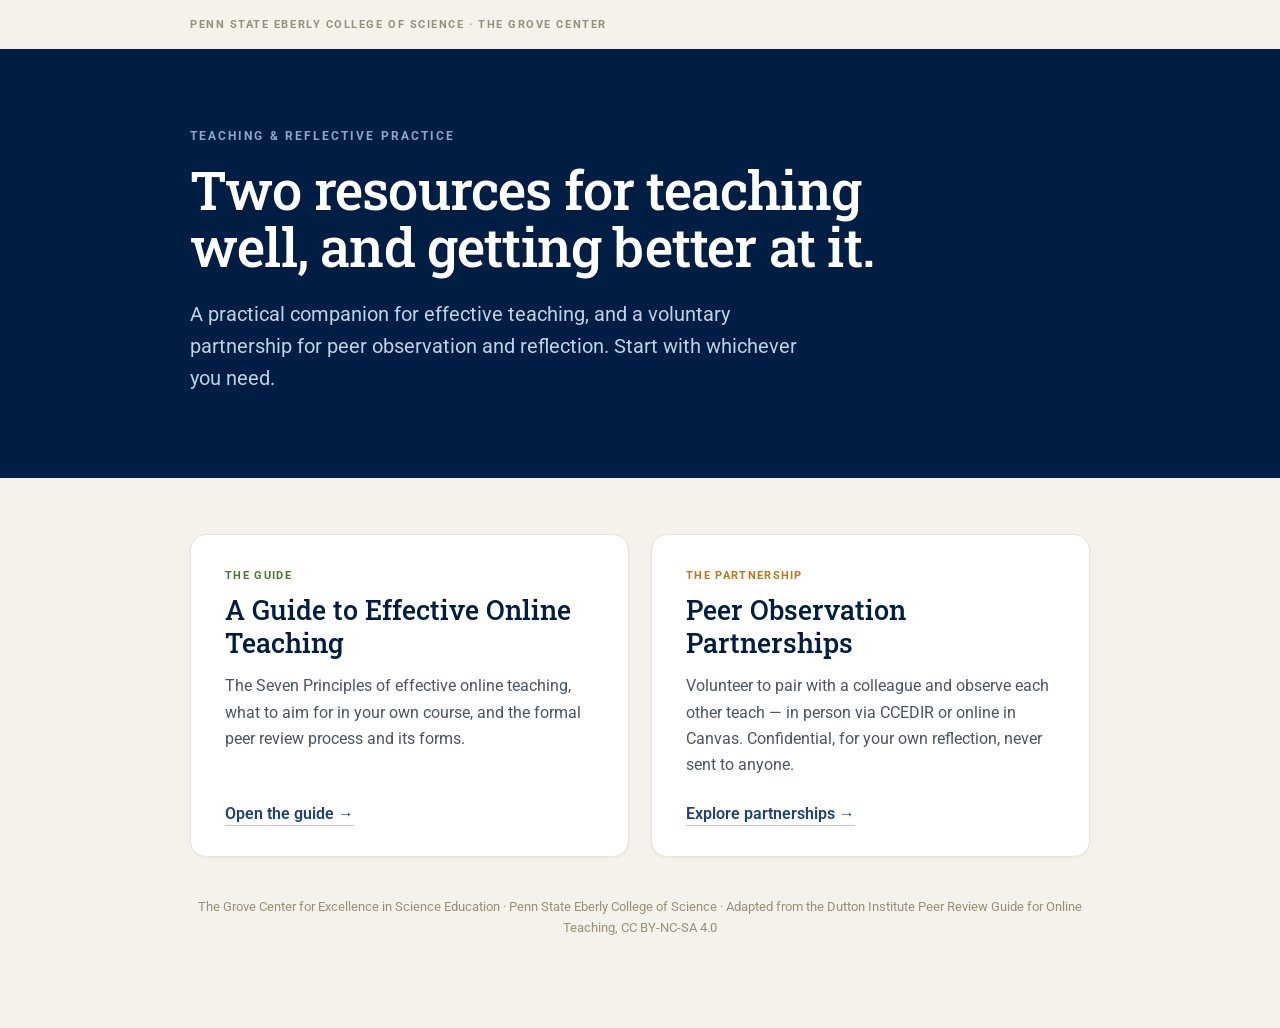
<file: index.html>
<!DOCTYPE html>
<html lang="en">
<head>
  <meta charset="utf-8">
  <meta name="viewport" content="width=device-width, initial-scale=1">
  <title>Teaching & Reflective Practice · The Grove Center · Penn State Eberly College of Science</title>
  <link rel="preconnect" href="https://fonts.googleapis.com">
  <link rel="preconnect" href="https://fonts.gstatic.com" crossorigin>
  <link href="https://fonts.googleapis.com/css2?family=Roboto+Slab:wght@300;400;500;600;700&family=Roboto:wght@300;400;500;700&display=swap" rel="stylesheet">
  <style>
    *{box-sizing:border-box;margin:0;padding:0;}
    body{font-family:'Roboto',sans-serif;background:#F5F2EB;color:#2B3645;-webkit-font-smoothing:antialiased;}
    a{text-decoration:none;color:inherit;}
    ::selection{background:#E98300;color:#fff;}
    .wrap{max-width:980px;margin:0 auto;padding:0 40px;}
    .cards{display:grid;grid-template-columns:1fr 1fr;gap:22px;}
    .card{background:#fff;border:1px solid #EAE4D8;border-radius:16px;padding:34px 34px 30px;display:flex;flex-direction:column;box-shadow:0 1px 3px rgba(40,30,10,.05);transition:transform .15s,box-shadow .15s;}
    .card:hover{transform:translateY(-3px);box-shadow:0 8px 24px rgba(40,30,10,.10);}
    .card .go{margin-top:auto;}
    @media(max-width:720px){.cards{grid-template-columns:1fr;}.wrap{padding:0 24px;}h1{font-size:38px !important;}}
  </style>
</head>
<body>
  <div class="wrap" style="padding-top:18px;padding-bottom:18px;">
    <div style="font-size:11px;letter-spacing:.14em;text-transform:uppercase;color:#9A8F76;font-weight:700;">Penn State Eberly College of Science · The Grove Center</div>
  </div>

  <header style="background:#001E44;color:#E7ECF3;">
    <div class="wrap" style="padding-top:80px;padding-bottom:84px;">
      <div style="font-size:11.5px;letter-spacing:.18em;text-transform:uppercase;color:#8FA6C4;font-weight:700;">Teaching &amp; Reflective Practice</div>
      <h1 style="font-family:'Roboto Slab',serif;font-weight:500;font-size:54px;line-height:1.05;letter-spacing:-.015em;color:#fff;margin-top:18px;max-width:760px;">Two resources for teaching well, and getting better at it.</h1>
      <p style="font-size:20px;line-height:1.6;color:#C2D0E4;margin-top:24px;max-width:640px;">A practical companion for effective teaching, and a voluntary partnership for peer observation and reflection. Start with whichever you need.</p>
    </div>
  </header>

  <main class="wrap" style="padding-top:56px;padding-bottom:90px;">
    <div class="cards">
      <a class="card" href="Online Teaching Companion.dc.html">
        <div style="font-size:11px;letter-spacing:.12em;text-transform:uppercase;color:#4A7729;font-weight:700;">The guide</div>
        <h2 style="font-family:'Roboto Slab',serif;font-weight:500;font-size:27px;line-height:1.2;color:#001E44;margin-top:12px;">A Guide to Effective Online Teaching</h2>
        <p style="font-size:16px;line-height:1.65;color:#4A5564;margin-top:14px;margin-bottom:26px;">The Seven Principles of effective online teaching, what to aim for in your own course, and the formal peer review process and its forms.</p>
        <span class="go" style="font-size:15.5px;font-weight:600;color:#1E407C;border-bottom:1px solid rgba(30,64,124,.3);padding-bottom:2px;align-self:flex-start;">Open the guide →</span>
      </a>

      <a class="card" href="Peer Observation Partnerships.dc.html">
        <div style="font-size:11px;letter-spacing:.12em;text-transform:uppercase;color:#C2741A;font-weight:700;">The partnership</div>
        <h2 style="font-family:'Roboto Slab',serif;font-weight:500;font-size:27px;line-height:1.2;color:#001E44;margin-top:12px;">Peer Observation Partnerships</h2>
        <p style="font-size:16px;line-height:1.65;color:#4A5564;margin-top:14px;margin-bottom:26px;">Volunteer to pair with a colleague and observe each other teach — in person via CCEDIR or online in Canvas. Confidential, for your own reflection, never sent to anyone.</p>
        <span class="go" style="font-size:15.5px;font-weight:600;color:#1E407C;border-bottom:1px solid rgba(30,64,124,.3);padding-bottom:2px;align-self:flex-start;">Explore partnerships →</span>
      </a>
    </div>

    <p style="font-size:13px;line-height:1.6;color:#9A8F76;margin-top:40px;text-align:center;">The Grove Center for Excellence in Science Education · Penn State Eberly College of Science · Adapted from the Dutton Institute Peer Review Guide for Online Teaching, CC BY-NC-SA 4.0</p>
  </main>
</body>
</html>
</file>
